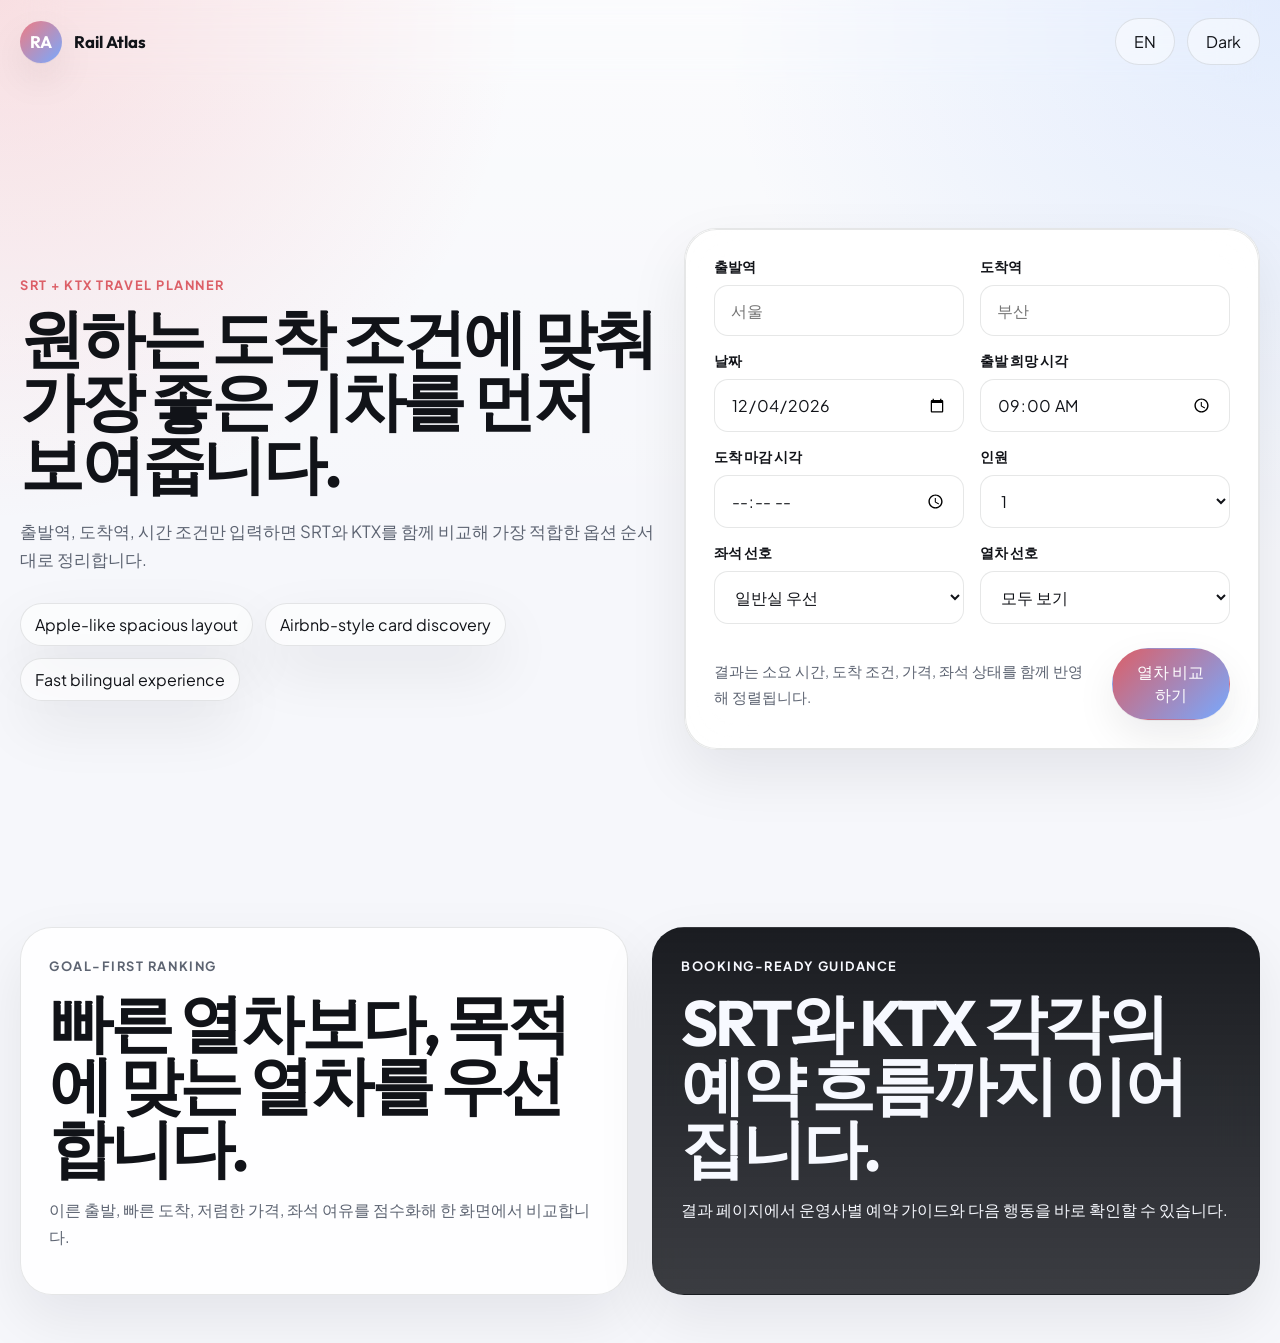
<file: index.html>
<!DOCTYPE html>
<html lang="ko">
<head>
  <meta charset="UTF-8">
  <meta name="viewport" content="width=device-width, initial-scale=1.0">
  <title>Rail Atlas</title>
  <meta name="description" content="Find SRT and KTX options ranked around your actual travel goal.">
  <link rel="preconnect" href="https://fonts.googleapis.com">
  <link rel="preconnect" href="https://fonts.gstatic.com" crossorigin>
  <link href="https://fonts.googleapis.com/css2?family=Outfit:wght@400;500;600;700;800&family=Plus+Jakarta+Sans:wght@400;500;600;700&display=swap" rel="stylesheet">
  <link rel="stylesheet" href="./styles.css">
</head>
<body data-page="home">
  <div class="site-shell">
    <header class="topbar">
      <a class="brand" href="./index.html">
        <span class="brand-mark">RA</span>
        <span>Rail Atlas</span>
      </a>
      <nav class="topbar-actions">
        <button class="ghost-button" type="button" data-action="toggle-language">EN</button>
        <button class="ghost-button" type="button" data-action="toggle-theme">Dark</button>
      </nav>
    </header>

    <main>
      <section class="hero">
        <div class="hero-copy">
          <p class="eyebrow" data-i18n="eyebrow">SRT + KTX Travel Planner</p>
          <h1 data-i18n="heroTitle">원하는 도착 조건에 맞춰 가장 좋은 기차를 먼저 보여줍니다.</h1>
          <p class="hero-text" data-i18n="heroText">
            출발역, 도착역, 시간 조건만 입력하면 SRT와 KTX를 함께 비교해 가장 적합한 옵션 순서대로 정리합니다.
          </p>
          <div class="hero-pills">
            <span class="hero-pill" data-i18n="pillOne">Apple-like spacious layout</span>
            <span class="hero-pill" data-i18n="pillTwo">Airbnb-style card discovery</span>
            <span class="hero-pill" data-i18n="pillThree">Fast bilingual experience</span>
          </div>
        </div>

        <div class="hero-panel">
          <form class="search-card" id="search-form">
            <div class="form-grid">
              <label class="field">
                <span data-i18n="fromLabel">출발역</span>
                <input name="from" type="text" placeholder="서울" required>
              </label>
              <label class="field">
                <span data-i18n="toLabel">도착역</span>
                <input name="to" type="text" placeholder="부산" required>
              </label>
              <label class="field">
                <span data-i18n="dateLabel">날짜</span>
                <input name="date" type="date" required>
              </label>
              <label class="field">
                <span data-i18n="departAfterLabel">출발 희망 시각</span>
                <input name="departAfter" type="time" required>
              </label>
              <label class="field">
                <span data-i18n="arriveBeforeLabel">도착 마감 시각</span>
                <input name="arriveBefore" type="time">
              </label>
              <label class="field">
                <span data-i18n="passengersLabel">인원</span>
                <select name="passengers">
                  <option value="1">1</option>
                  <option value="2">2</option>
                  <option value="3">3</option>
                  <option value="4">4</option>
                </select>
              </label>
              <label class="field">
                <span data-i18n="seatLabel">좌석 선호</span>
                <select name="seatClass">
                  <option value="general" data-i18n-option="seatGeneral">일반실 우선</option>
                  <option value="special" data-i18n-option="seatSpecial">특실 우선</option>
                  <option value="any" data-i18n-option="seatAny">상관없음</option>
                </select>
              </label>
              <label class="field">
                <span data-i18n="operatorLabel">열차 선호</span>
                <select name="operator">
                  <option value="any" data-i18n-option="operatorAny">모두 보기</option>
                  <option value="SRT">SRT 우선</option>
                  <option value="KTX">KTX 우선</option>
                </select>
              </label>
            </div>

            <div class="search-card-footer">
              <p class="helper-copy" data-i18n="helperCopy">
                결과는 소요 시간, 도착 조건, 가격, 좌석 상태를 함께 반영해 정렬됩니다.
              </p>
              <button class="primary-button" type="submit" data-i18n="searchButton">열차 비교하기</button>
            </div>
          </form>
        </div>
      </section>

      <section class="feature-band">
        <article class="feature-card">
          <p class="feature-kicker" data-i18n="featureOneKicker">Goal-first ranking</p>
          <h2 data-i18n="featureOneTitle">빠른 열차보다, 목적에 맞는 열차를 우선합니다.</h2>
          <p data-i18n="featureOneText">이른 출발, 빠른 도착, 저렴한 가격, 좌석 여유를 점수화해 한 화면에서 비교합니다.</p>
        </article>
        <article class="feature-card feature-card-dark">
          <p class="feature-kicker" data-i18n="featureTwoKicker">Booking-ready guidance</p>
          <h2 data-i18n="featureTwoTitle">SRT와 KTX 각각의 예약 흐름까지 이어집니다.</h2>
          <p data-i18n="featureTwoText">결과 페이지에서 운영사별 예약 가이드와 다음 행동을 바로 확인할 수 있습니다.</p>
        </article>
      </section>
    </main>
  </div>

  <script src="./app.js"></script>
</body>
</html>
</file>
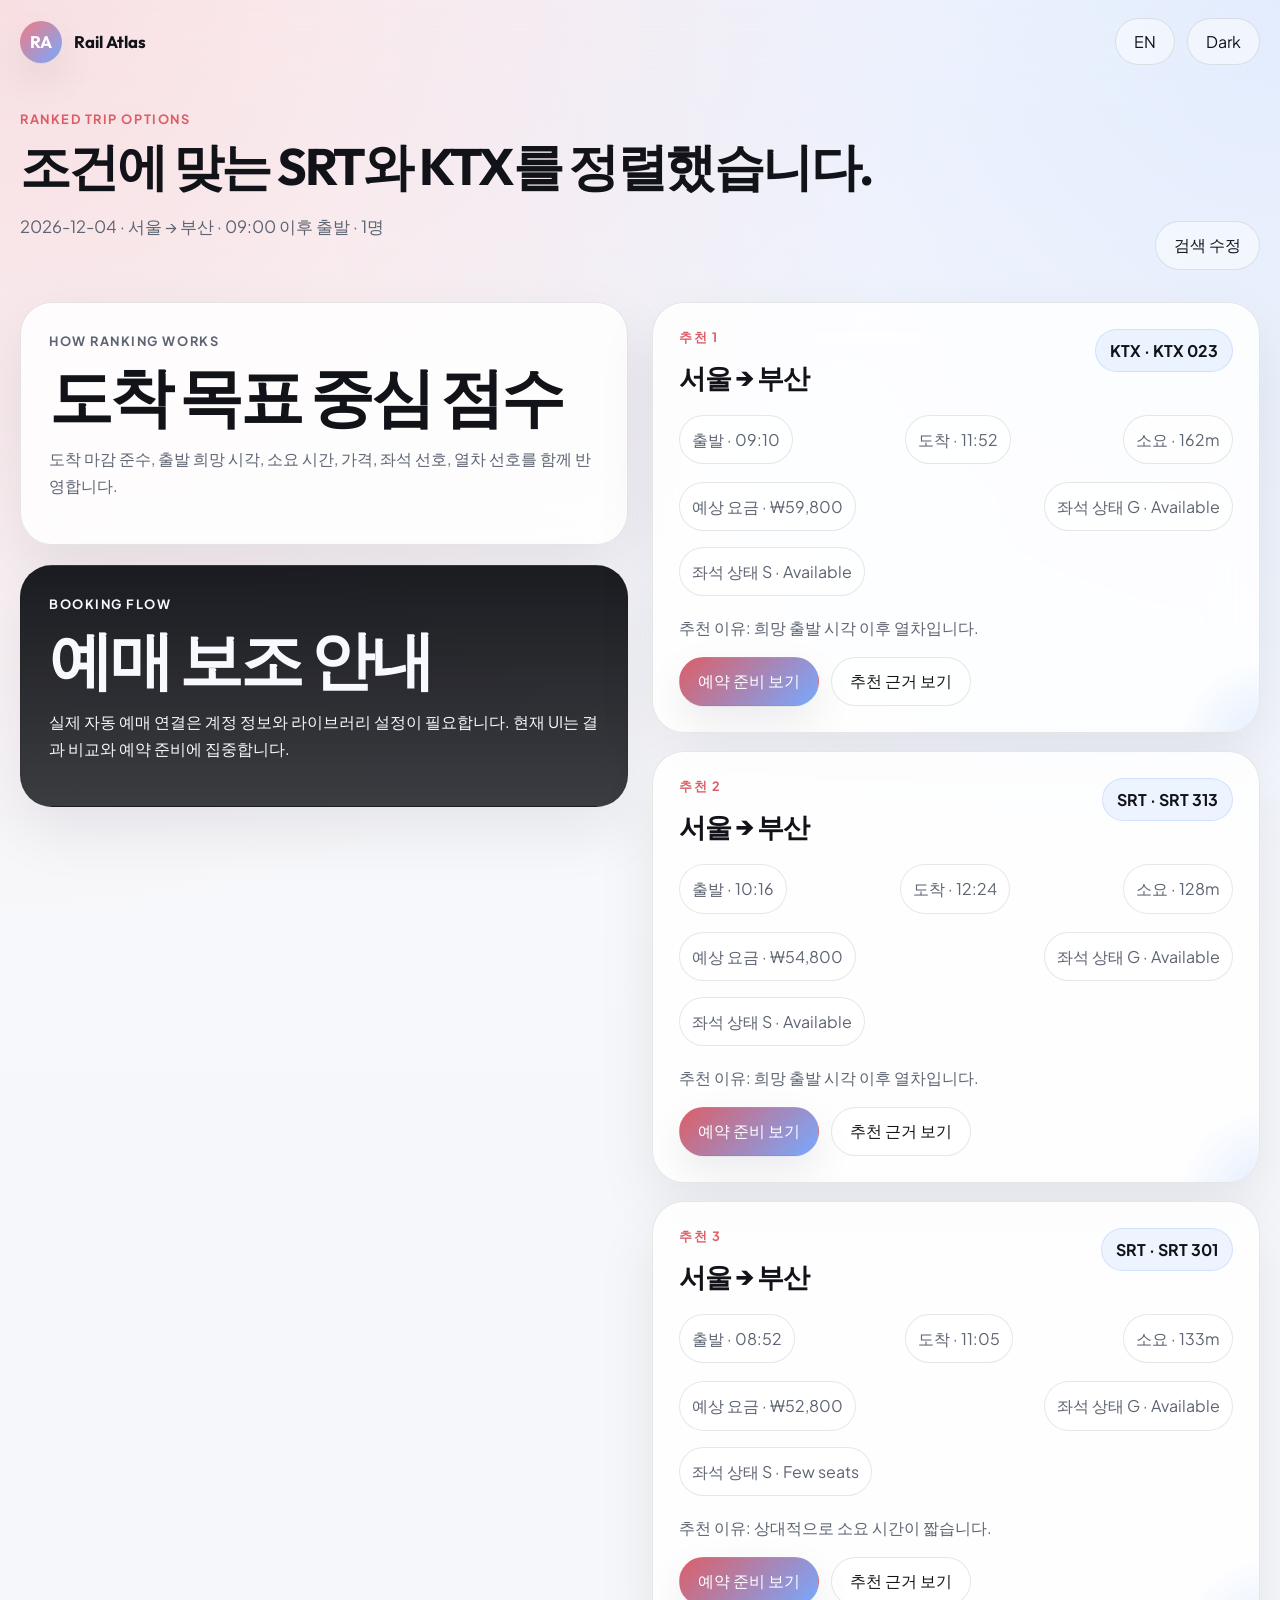
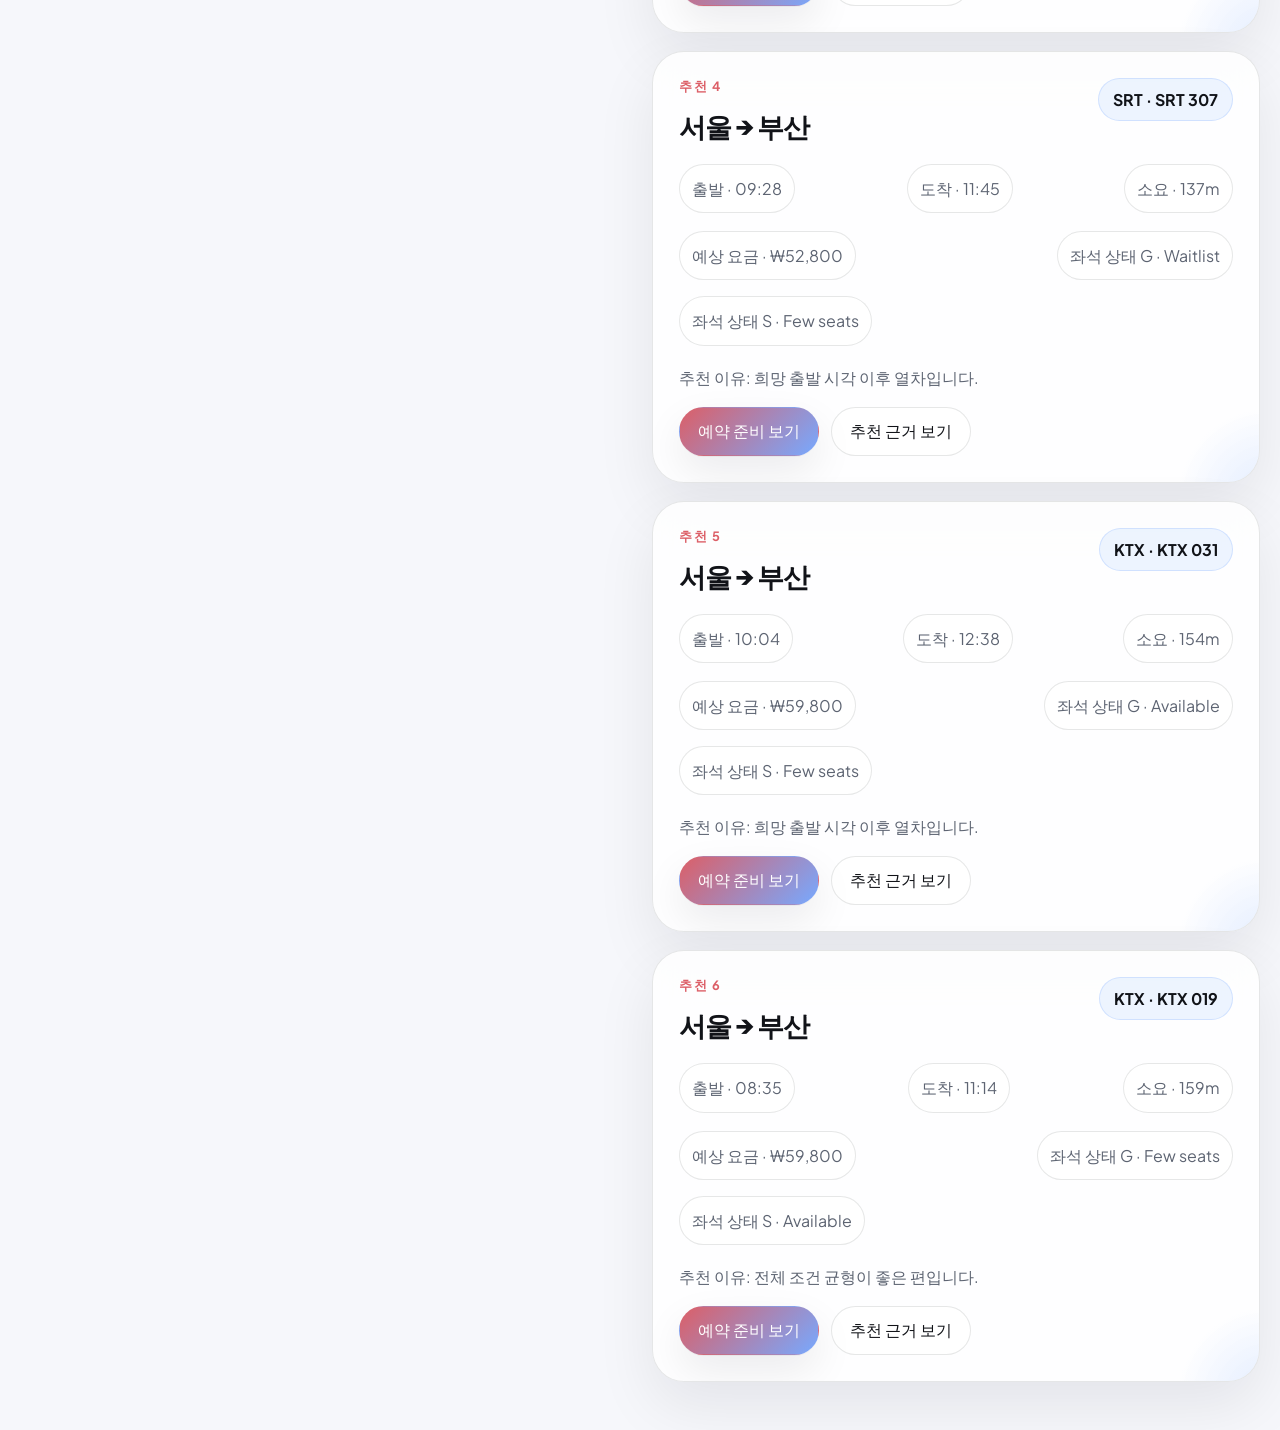
<file: results.html>
<!DOCTYPE html>
<html lang="ko">
<head>
  <meta charset="UTF-8">
  <meta name="viewport" content="width=device-width, initial-scale=1.0">
  <title>Rail Atlas Results</title>
  <meta name="description" content="Ranked SRT and KTX search results tailored to your trip goals.">
  <link rel="preconnect" href="https://fonts.googleapis.com">
  <link rel="preconnect" href="https://fonts.gstatic.com" crossorigin>
  <link href="https://fonts.googleapis.com/css2?family=Outfit:wght@400;500;600;700;800&family=Plus+Jakarta+Sans:wght@400;500;600;700&display=swap" rel="stylesheet">
  <link rel="stylesheet" href="./styles.css">
</head>
<body data-page="results">
  <div class="site-shell">
    <header class="topbar">
      <a class="brand" href="./index.html">
        <span class="brand-mark">RA</span>
        <span>Rail Atlas</span>
      </a>
      <nav class="topbar-actions">
        <button class="ghost-button" type="button" data-action="toggle-language">EN</button>
        <button class="ghost-button" type="button" data-action="toggle-theme">Dark</button>
      </nav>
    </header>

    <main class="results-layout">
      <section class="results-hero">
        <div>
          <p class="eyebrow" data-i18n="resultsEyebrow">Ranked trip options</p>
          <h1 data-i18n="resultsTitle">조건에 맞는 SRT와 KTX를 정렬했습니다.</h1>
          <p class="hero-text" id="query-summary"></p>
        </div>
        <a class="secondary-button" href="./index.html" data-i18n="editSearch">검색 수정</a>
      </section>

      <section class="results-grid">
        <aside class="results-sidebar">
          <div class="sidebar-card">
            <p class="feature-kicker" data-i18n="rankingLogicKicker">How ranking works</p>
            <h2 data-i18n="rankingLogicTitle">도착 목표 중심 점수</h2>
            <p data-i18n="rankingLogicText">도착 마감 준수, 출발 희망 시각, 소요 시간, 가격, 좌석 선호, 열차 선호를 함께 반영합니다.</p>
          </div>
          <div class="sidebar-card sidebar-card-dark">
            <p class="feature-kicker" data-i18n="bookingKicker">Booking flow</p>
            <h2 data-i18n="bookingTitle">예매 보조 안내</h2>
            <p data-i18n="bookingText">실제 자동 예매 연결은 계정 정보와 라이브러리 설정이 필요합니다. 현재 UI는 결과 비교와 예약 준비에 집중합니다.</p>
          </div>
        </aside>

        <section class="results-list" id="results-list"></section>
      </section>
    </main>
  </div>

  <template id="result-card-template">
    <article class="train-card">
      <div class="train-card-top">
        <div>
          <p class="result-rank"></p>
          <h2 class="train-route"></h2>
        </div>
        <span class="operator-badge"></span>
      </div>
      <div class="train-times"></div>
      <div class="train-metrics"></div>
      <p class="train-reason"></p>
      <div class="train-actions">
        <button class="primary-button book-button" type="button"></button>
        <button class="ghost-button detail-button" type="button"></button>
      </div>
      <div class="booking-panel" hidden></div>
    </article>
  </template>

  <script src="./app.js"></script>
</body>
</html>
</file>
<file: styles.css>
:root {
  --bg: #f6f7fb;
  --surface: rgba(255, 255, 255, 0.84);
  --surface-strong: #ffffff;
  --surface-dark: #10131a;
  --text: #111318;
  --text-soft: #5d6472;
  --line: rgba(17, 19, 24, 0.1);
  --accent-red: #ef7b82;
  --accent-blue: #77a9ff;
  --accent-black: #111318;
  --accent-red-deep: #dc5f67;
  --shadow-soft: 0 24px 60px rgba(17, 19, 24, 0.08);
  --shadow-card: 0 1px 0 rgba(17, 19, 24, 0.04), 0 16px 40px rgba(17, 19, 24, 0.08);
  --radius-xl: 32px;
  --radius-lg: 24px;
  --radius-md: 18px;
  --radius-sm: 14px;
}

body[data-theme="dark"] {
  --bg: #070b11;
  --surface: rgba(15, 19, 28, 0.82);
  --surface-strong: #101522;
  --surface-dark: #e9eefc;
  --text: #edf2ff;
  --text-soft: #a4aec4;
  --line: rgba(237, 242, 255, 0.1);
  --accent-red: #ff9497;
  --accent-blue: #8eb8ff;
  --accent-black: #edf2ff;
  --accent-red-deep: #ff6d74;
  --shadow-soft: 0 28px 80px rgba(0, 0, 0, 0.42);
  --shadow-card: 0 1px 0 rgba(255, 255, 255, 0.04), 0 18px 50px rgba(0, 0, 0, 0.35);
}

* {
  box-sizing: border-box;
}

html {
  scroll-behavior: smooth;
}

body {
  margin: 0;
  min-height: 100vh;
  background:
    radial-gradient(circle at top left, rgba(239, 123, 130, 0.22), transparent 28%),
    radial-gradient(circle at top right, rgba(119, 169, 255, 0.18), transparent 30%),
    linear-gradient(180deg, rgba(255, 255, 255, 0.55), transparent 40%),
    var(--bg);
  color: var(--text);
  font-family: "Plus Jakarta Sans", sans-serif;
}

.site-shell {
  width: min(1240px, calc(100% - 32px));
  margin: 0 auto;
  padding-bottom: 48px;
}

.topbar {
  position: sticky;
  top: 0;
  z-index: 10;
  display: flex;
  align-items: center;
  justify-content: space-between;
  padding: 18px 0;
  backdrop-filter: blur(18px);
}

.brand {
  display: inline-flex;
  align-items: center;
  gap: 12px;
  color: var(--text);
  text-decoration: none;
  font-family: "Outfit", sans-serif;
  font-size: 1.05rem;
  font-weight: 700;
}

.brand-mark {
  display: inline-flex;
  width: 42px;
  height: 42px;
  align-items: center;
  justify-content: center;
  border-radius: 50%;
  background: linear-gradient(135deg, var(--accent-red), var(--accent-blue));
  color: #fff;
  box-shadow: var(--shadow-card);
}

.topbar-actions,
.hero-pills,
.train-actions {
  display: flex;
  gap: 12px;
  flex-wrap: wrap;
}

.ghost-button,
.secondary-button,
.primary-button {
  border: 1px solid var(--line);
  border-radius: 999px;
  padding: 12px 18px;
  font: inherit;
  cursor: pointer;
  text-decoration: none;
  transition: transform 160ms ease, border-color 160ms ease, background 160ms ease;
}

.ghost-button,
.secondary-button {
  background: rgba(255, 255, 255, 0.46);
  color: var(--text);
}

.primary-button {
  background: linear-gradient(135deg, var(--accent-red-deep), var(--accent-blue));
  color: #fff;
  border-color: transparent;
  box-shadow: var(--shadow-card);
}

.ghost-button:hover,
.secondary-button:hover,
.primary-button:hover {
  transform: translateY(-1px);
}

.hero {
  display: grid;
  grid-template-columns: 1.05fr 0.95fr;
  gap: 28px;
  min-height: calc(100vh - 88px);
  align-items: center;
}

.eyebrow,
.feature-kicker,
.result-rank {
  margin: 0 0 14px;
  color: var(--accent-red-deep);
  font-size: 0.8rem;
  font-weight: 700;
  letter-spacing: 0.12em;
  text-transform: uppercase;
}

.hero h1,
.results-hero h1,
.feature-card h2,
.sidebar-card h2 {
  margin: 0;
  font-family: "Outfit", sans-serif;
  font-size: clamp(2.8rem, 5vw, 5.6rem);
  line-height: 0.98;
  letter-spacing: -0.05em;
}

.hero-text,
.feature-card p,
.sidebar-card p,
.helper-copy,
.train-reason,
.booking-panel,
.train-metrics,
.train-times {
  color: var(--text-soft);
  line-height: 1.7;
}

.hero-text {
  max-width: 640px;
  margin: 22px 0 28px;
  font-size: 1.05rem;
}

.hero-pill {
  padding: 10px 14px;
  border-radius: 999px;
  background: rgba(255, 255, 255, 0.58);
  border: 1px solid var(--line);
  box-shadow: var(--shadow-soft);
}

.hero-panel,
.search-card,
.feature-card,
.sidebar-card,
.train-card {
  position: relative;
  overflow: hidden;
  border: 1px solid var(--line);
  border-radius: var(--radius-xl);
  background: var(--surface);
  box-shadow: var(--shadow-soft);
  backdrop-filter: blur(22px);
}

.hero-panel::before,
.train-card::before {
  content: "";
  position: absolute;
  inset: auto -20% -30% auto;
  width: 220px;
  height: 220px;
  border-radius: 50%;
  background: radial-gradient(circle, rgba(119, 169, 255, 0.22), transparent 60%);
}

.search-card {
  padding: 28px;
}

.form-grid {
  display: grid;
  grid-template-columns: repeat(2, minmax(0, 1fr));
  gap: 16px;
}

.field {
  display: flex;
  flex-direction: column;
  gap: 8px;
}

.field span {
  font-size: 0.86rem;
  font-weight: 700;
}

.field input,
.field select {
  width: 100%;
  border: 1px solid var(--line);
  border-radius: var(--radius-sm);
  padding: 14px 16px;
  background: rgba(255, 255, 255, 0.82);
  color: #111318;
  font: inherit;
}

body[data-theme="dark"] .field input,
body[data-theme="dark"] .field select {
  background: rgba(255, 255, 255, 0.06);
  color: var(--text);
}

.search-card-footer {
  display: flex;
  align-items: center;
  justify-content: space-between;
  gap: 20px;
  margin-top: 24px;
}

.helper-copy {
  margin: 0;
  max-width: 420px;
  font-size: 0.94rem;
}

.feature-band,
.results-grid {
  display: grid;
  grid-template-columns: repeat(2, minmax(0, 1fr));
  gap: 24px;
  margin-top: 32px;
}

.feature-card,
.sidebar-card {
  padding: 28px;
}

.feature-card-dark,
.sidebar-card-dark {
  background: linear-gradient(180deg, rgba(17, 19, 24, 0.96), rgba(17, 19, 24, 0.82));
  color: #f7f9ff;
}

.feature-card-dark p,
.sidebar-card-dark p,
.feature-card-dark h2,
.sidebar-card-dark h2 {
  color: #f7f9ff;
}

.results-layout {
  padding-top: 28px;
}

.results-hero {
  display: flex;
  justify-content: space-between;
  gap: 24px;
  align-items: flex-end;
}

.results-hero h1 {
  font-size: clamp(2.2rem, 4vw, 4rem);
}

.results-sidebar {
  display: flex;
  flex-direction: column;
  gap: 20px;
}

.results-list {
  display: flex;
  flex-direction: column;
  gap: 18px;
}

.train-card {
  padding: 26px;
}

.train-card-top,
.train-times,
.train-metrics {
  display: flex;
  justify-content: space-between;
  gap: 16px;
  flex-wrap: wrap;
}

.train-route {
  margin: 0;
  font-family: "Outfit", sans-serif;
  font-size: 1.7rem;
  letter-spacing: -0.03em;
}

.operator-badge {
  align-self: flex-start;
  padding: 10px 14px;
  border-radius: 999px;
  background: rgba(119, 169, 255, 0.12);
  border: 1px solid rgba(119, 169, 255, 0.24);
  font-weight: 700;
}

.train-times,
.train-metrics,
.train-reason {
  margin-top: 18px;
}

.metric-chip {
  padding: 10px 12px;
  border-radius: 999px;
  background: rgba(255, 255, 255, 0.56);
  border: 1px solid var(--line);
}

body[data-theme="dark"] .metric-chip,
body[data-theme="dark"] .ghost-button,
body[data-theme="dark"] .secondary-button,
body[data-theme="dark"] .hero-pill {
  background: rgba(255, 255, 255, 0.04);
}

.booking-panel {
  margin-top: 18px;
  padding: 18px;
  border-radius: var(--radius-md);
  background: rgba(119, 169, 255, 0.08);
  border: 1px solid rgba(119, 169, 255, 0.18);
}

@media (max-width: 980px) {
  .hero,
  .feature-band,
  .results-grid {
    grid-template-columns: 1fr;
  }

  .results-hero,
  .search-card-footer {
    flex-direction: column;
    align-items: flex-start;
  }
}

@media (max-width: 720px) {
  .site-shell {
    width: min(100% - 20px, 1240px);
  }

  .form-grid {
    grid-template-columns: 1fr;
  }

  .hero {
    min-height: auto;
    padding: 36px 0 24px;
  }

  .hero h1 {
    font-size: clamp(2.4rem, 14vw, 3.6rem);
  }

  .topbar {
    padding: 12px 0;
  }
}
</file>
